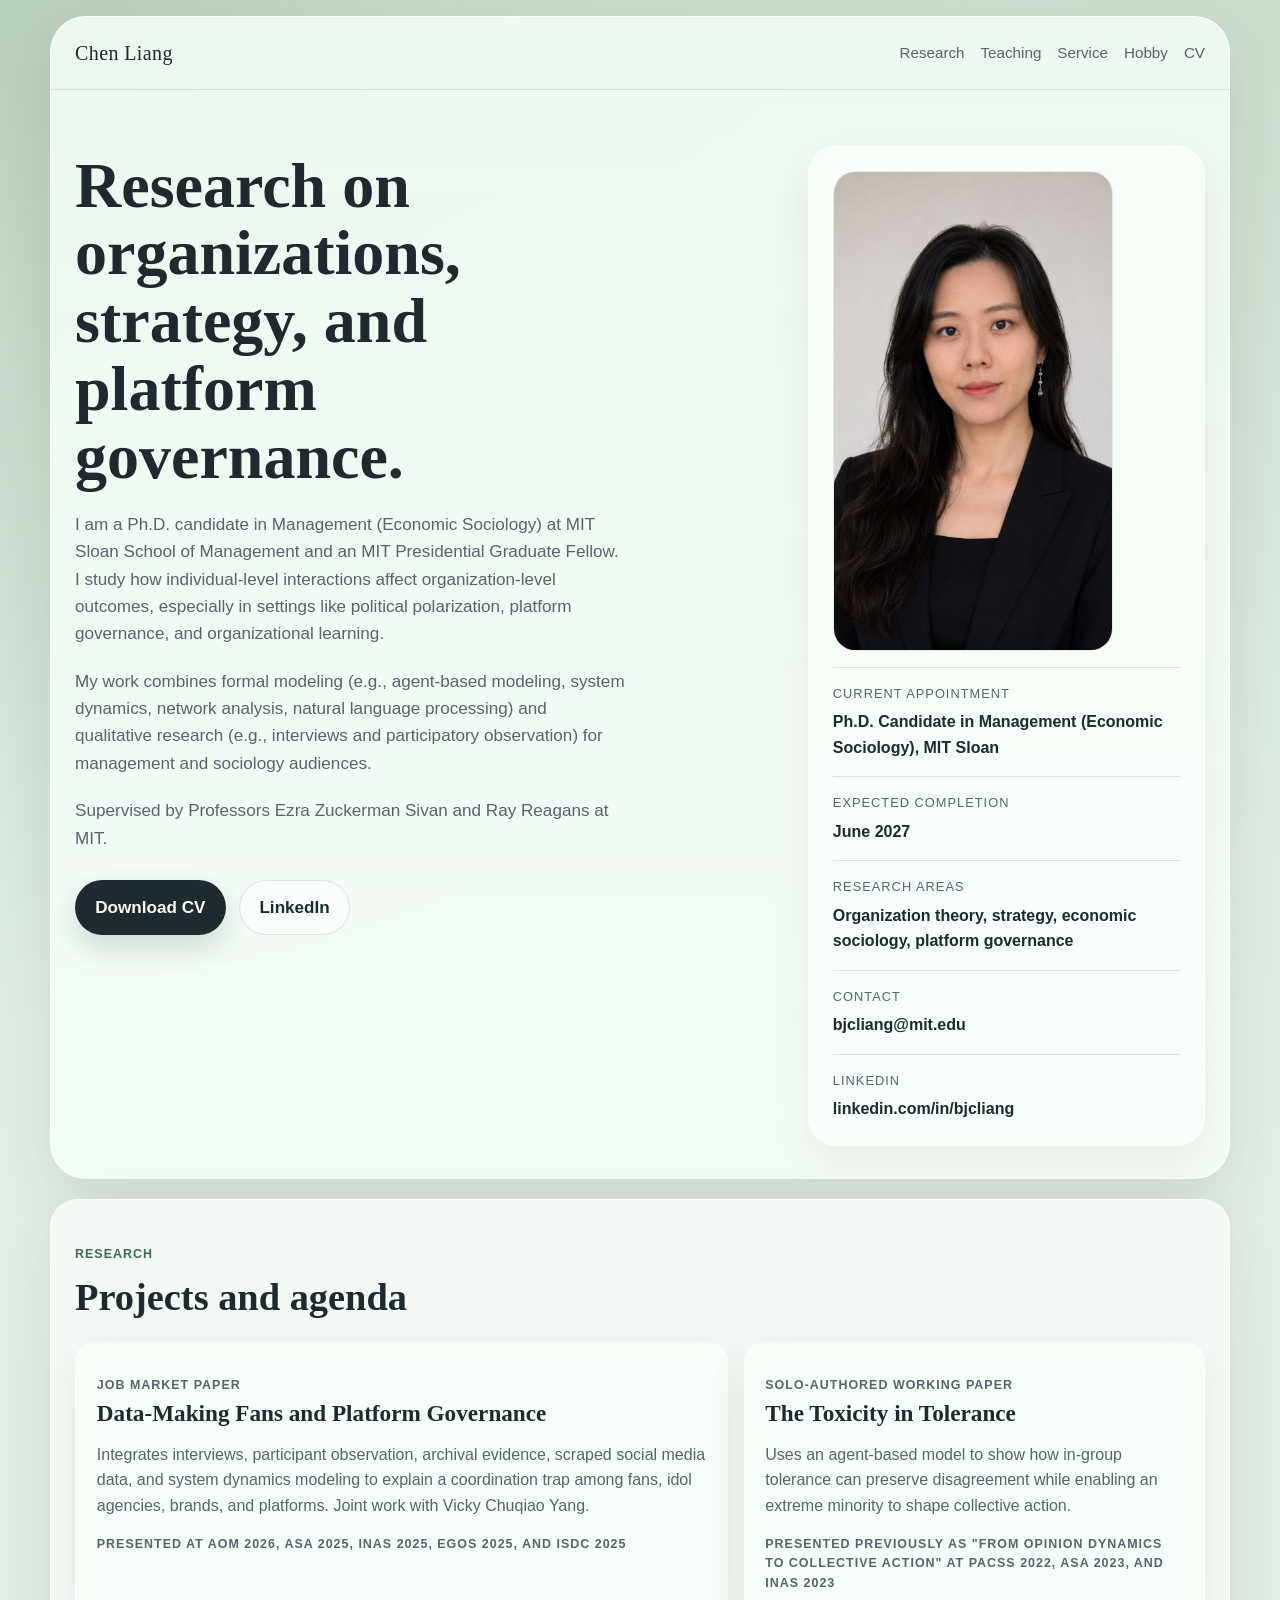
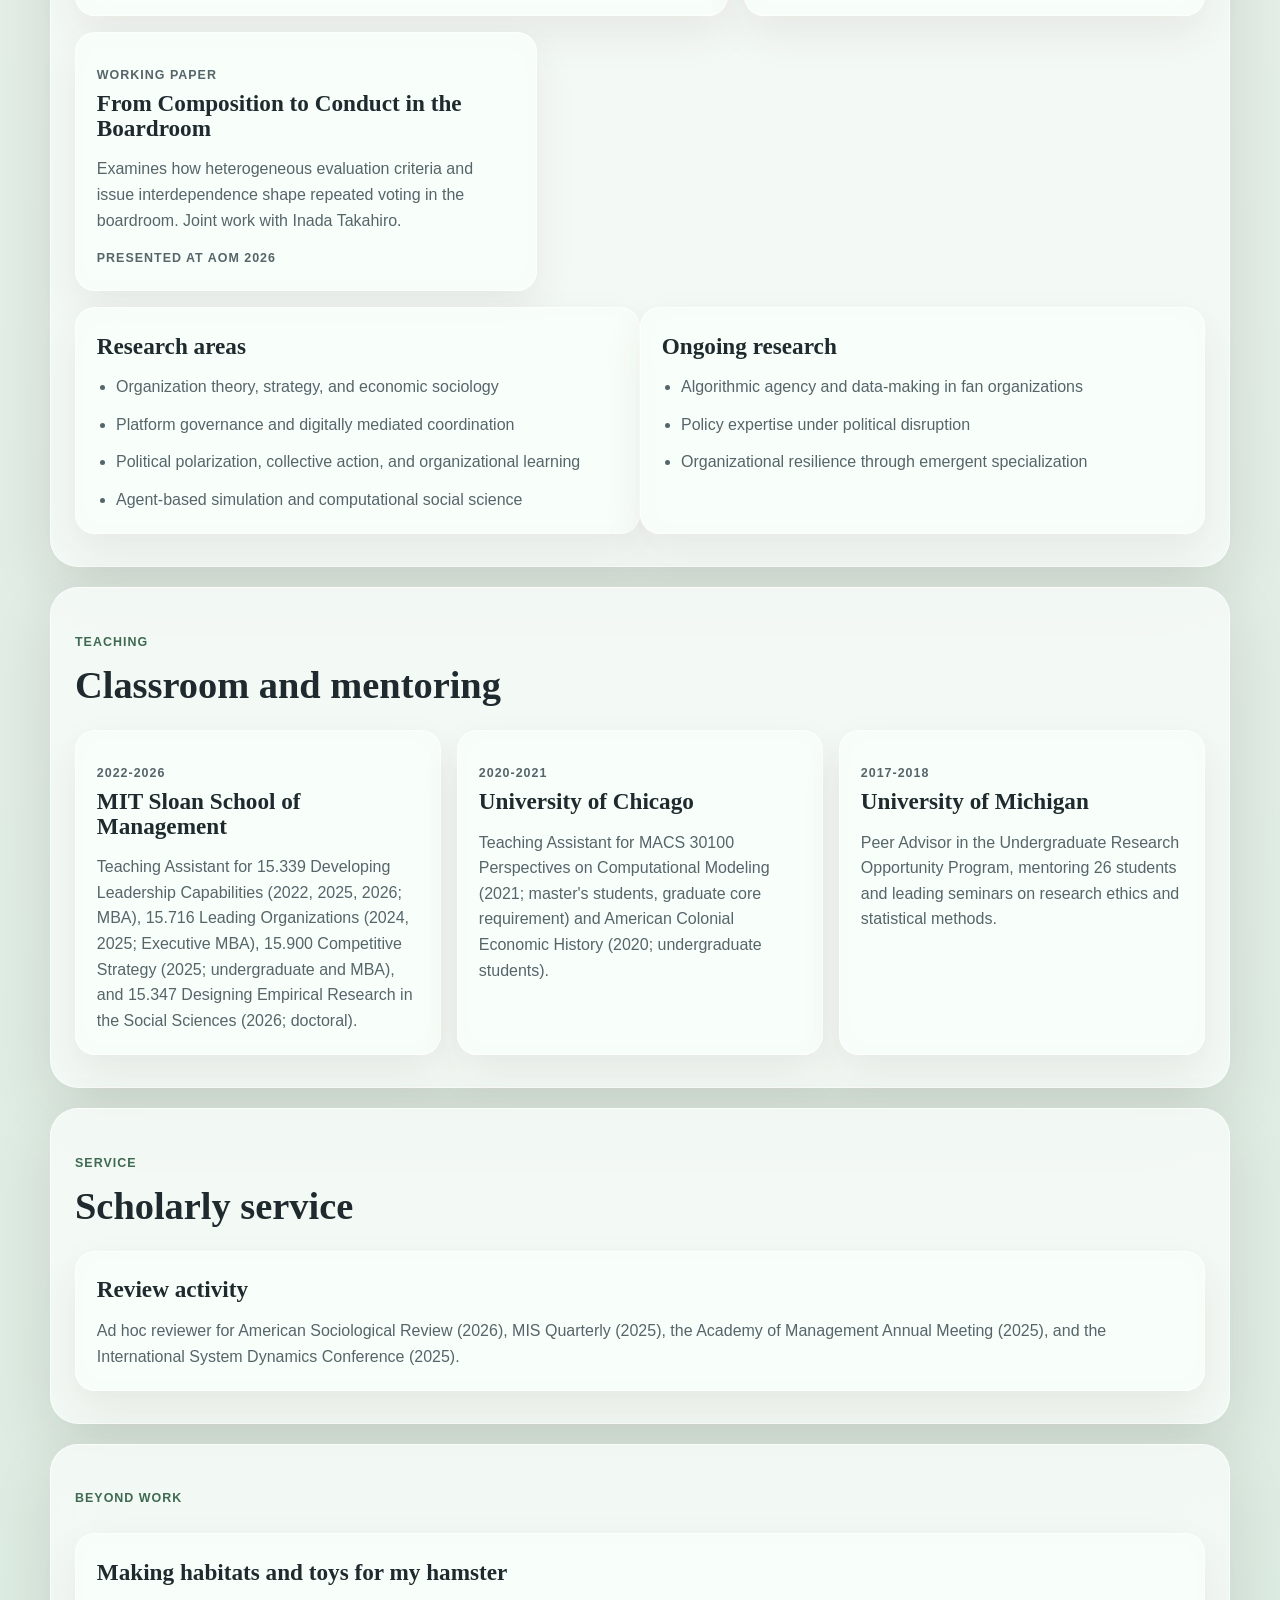
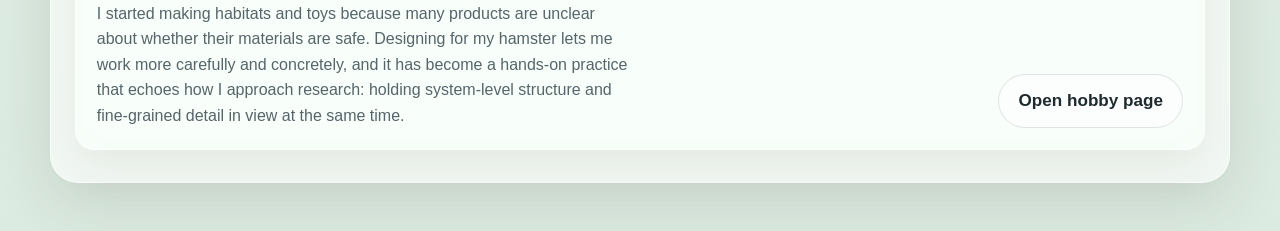
<file: index.html>
<!DOCTYPE html>
<html lang="en">
  <head>
    <meta charset="UTF-8" />
    <meta name="viewport" content="width=device-width, initial-scale=1.0" />
    <title>Chen Liang</title>
    <meta
      name="description"
      content="Chen Liang is a Ph.D. candidate in Management at MIT Sloan studying organizations, strategy, platform governance, and collective action."
    />
    <link rel="stylesheet" href="styles.css?v=4" />
  </head>
  <body>
    <div class="page-shell">
      <header class="hero">
        <nav class="topbar">
          <a class="wordmark" href="#top">Chen Liang</a>
          <div class="toplinks">
            <a href="#research">Research</a>
            <a href="#teaching">Teaching</a>
            <a href="#service">Service</a>
            <a href="hobby.html">Hobby</a>
            <a href="Chen Liang - Academic CV (new).pdf" target="_blank" rel="noreferrer">CV</a>
          </div>
        </nav>

        <section class="hero-grid" id="top">
          <div class="hero-copy">
            <h1>
              Research on organizations, strategy, and platform governance.
            </h1>
            <p class="lede">
              I am a Ph.D. candidate in Management (Economic Sociology) at MIT
              Sloan School of Management and an MIT Presidential Graduate
              Fellow. I study how individual-level interactions affect
              organization-level outcomes, especially in settings like
              political polarization, platform governance, and organizational
              learning.
            </p>
            <p class="lede lede-secondary">
              My work combines formal modeling (e.g., agent-based modeling,
              system dynamics, network analysis, natural language processing)
              and qualitative research (e.g., interviews and participatory
              observation) for management and sociology audiences.
            </p>
            <p class="lede lede-secondary">
              Supervised by Professors Ezra Zuckerman Sivan and Ray Reagans at
              MIT.
            </p>
            <div class="actions">
              <a class="button button-primary" href="Chen Liang - Academic CV (new).pdf" target="_blank" rel="noreferrer">Download CV</a>
              <a class="button button-secondary" href="https://www.linkedin.com/in/bjcliang/" target="_blank" rel="noreferrer">LinkedIn</a>
            </div>
          </div>

          <aside class="hero-card">
            <img
              class="headshot"
              src="portrait.jpg"
              alt="Headshot of Chen Liang"
              width="480"
              height="480"
            />
            <dl class="profile-list">
              <div>
                <dt>Current appointment</dt>
                <dd>Ph.D. Candidate in Management (Economic Sociology), MIT Sloan</dd>
              </div>
              <div>
                <dt>Expected completion</dt>
                <dd>June 2027</dd>
              </div>
              <div>
                <dt>Research areas</dt>
                <dd>Organization theory, strategy, economic sociology, platform governance</dd>
              </div>
              <div>
                <dt>Contact</dt>
                <dd>bjcliang@mit.edu</dd>
              </div>
              <div>
                <dt>LinkedIn</dt>
                <dd><a href="https://www.linkedin.com/in/bjcliang/" target="_blank" rel="noreferrer">linkedin.com/in/bjcliang</a></dd>
              </div>
            </dl>
          </aside>
        </section>
      </header>

      <main>
        <section class="section" id="research">
          <div class="section-heading">
            <p class="eyebrow">Research</p>
            <h2>Projects and agenda</h2>
          </div>

          <div class="card-grid">
            <article class="feature-card feature-card-large">
              <p class="card-label">Job market paper</p>
              <h3>Data-Making Fans and Platform Governance</h3>
              <p>
                Integrates interviews, participant observation, archival
                evidence, scraped social media data, and system dynamics
                modeling to explain a coordination trap among fans, idol
                agencies, brands, and platforms. Joint work with Vicky
                Chuqiao Yang.
              </p>
              <p class="meta">
                Presented at AOM 2026, ASA 2025, INAS 2025, EGOS 2025, and
                ISDC 2025
              </p>
            </article>

            <article class="feature-card">
              <p class="card-label">Solo-authored working paper</p>
              <h3>The Toxicity in Tolerance</h3>
              <p>
                Uses an agent-based model to show how in-group tolerance can
                preserve disagreement while enabling an extreme minority to
                shape collective action.
              </p>
              <p class="meta">
                Presented previously as "From Opinion Dynamics to Collective
                Action" at PaCSS 2022, ASA 2023, and INAS 2023
              </p>
            </article>

            <article class="feature-card">
              <p class="card-label">Working paper</p>
              <h3>From Composition to Conduct in the Boardroom</h3>
              <p>
                Examines how heterogeneous evaluation criteria and issue
                interdependence shape repeated voting in the boardroom. Joint
                work with Inada Takahiro.
              </p>
              <p class="meta">Presented at AOM 2026</p>
            </article>
          </div>

          <div class="two-column">
            <article class="panel">
            <h3>Research areas</h3>
            <ul class="clean-list">
              <li>Organization theory, strategy, and economic sociology</li>
              <li>Platform governance and digitally mediated coordination</li>
              <li>Political polarization, collective action, and organizational learning</li>
              <li>Agent-based simulation and computational social science</li>
            </ul>
            </article>

            <article class="panel">
              <h3>Ongoing research</h3>
              <ul class="clean-list">
                <li>Algorithmic agency and data-making in fan organizations</li>
                <li>Policy expertise under political disruption</li>
                <li>Organizational resilience through emergent specialization</li>
              </ul>
            </article>
          </div>
        </section>

        <section class="section" id="teaching">
          <div class="section-heading">
            <p class="eyebrow">Teaching</p>
            <h2>Classroom and mentoring</h2>
          </div>

          <div class="teaching-row">
            <article class="panel">
              <p class="timeline-year">2022-2026</p>
              <h3>MIT Sloan School of Management</h3>
              <p>
                Teaching Assistant for 15.339 Developing Leadership
                Capabilities (2022, 2025, 2026; MBA), 15.716 Leading
                Organizations (2024, 2025; Executive MBA), 15.900 Competitive
                Strategy (2025; undergraduate and MBA), and 15.347 Designing
                Empirical Research in the Social Sciences (2026; doctoral).
              </p>
            </article>

            <article class="panel">
              <p class="timeline-year">2020-2021</p>
              <h3>University of Chicago</h3>
              <p>
                Teaching Assistant for MACS 30100 Perspectives on Computational
                Modeling (2021; master's students, graduate core requirement)
                and American Colonial Economic History (2020; undergraduate
                students).
              </p>
            </article>

            <article class="panel">
              <p class="timeline-year">2017-2018</p>
              <h3>University of Michigan</h3>
              <p>
                Peer Advisor in the Undergraduate Research Opportunity Program,
                mentoring 26 students and leading seminars on research ethics
                and statistical methods.
              </p>
            </article>
          </div>
        </section>

        <section class="section" id="service">
          <div class="section-heading">
            <p class="eyebrow">Service</p>
            <h2>Scholarly service</h2>
          </div>
          <article class="panel">
            <h3>Review activity</h3>
            <p>
              Ad hoc reviewer for American Sociological Review (2026), MIS
              Quarterly (2025), the Academy of Management Annual Meeting
              (2025), and the International System Dynamics Conference (2025).
            </p>
          </article>
        </section>

        <section class="section">
          <div class="section-heading">
            <p class="eyebrow">Beyond Work</p>
          </div>
          <article class="panel hobby-teaser">
            <div>
              <h3>Making habitats and toys for my hamster</h3>
              <p>
                I started making habitats and toys because many products are
                unclear about whether their materials are safe. Designing for
                my hamster lets me work more carefully and concretely, and it
                has become a hands-on practice that echoes how I approach
                research: holding system-level structure and fine-grained
                detail in view at the same time.
              </p>
            </div>
            <a class="button button-secondary" href="hobby.html">Open hobby page</a>
          </article>
        </section>

      </main>
    </div>
  </body>
</html>
</file>
<file: styles.css>
:root {
  --bg: #e5efe8;
  --bg-soft: rgba(246, 251, 247, 0.86);
  --paper: rgba(252, 255, 253, 0.94);
  --ink: #1f2a2e;
  --muted: #56656a;
  --line: rgba(31, 42, 46, 0.12);
  --accent: #6a8f73;
  --accent-deep: #3f6a51;
  --sage: #d5e6d9;
  --shadow: 0 20px 60px rgba(51, 43, 24, 0.12);
  --radius-lg: 28px;
  --radius-md: 20px;
  --radius-sm: 14px;
  --max: 1180px;
}

* {
  box-sizing: border-box;
}

html {
  scroll-behavior: smooth;
}

body {
  margin: 0;
  font-family: "Avenir Next", Avenir, "Segoe UI", sans-serif;
  color: var(--ink);
  background:
    radial-gradient(circle at top left, rgba(106, 143, 115, 0.28), transparent 28%),
    radial-gradient(circle at top right, rgba(149, 181, 157, 0.22), transparent 24%),
    linear-gradient(180deg, #d9e9de 0%, var(--bg) 38%, #dcebe1 100%);
  line-height: 1.6;
}

body::before {
  content: "";
  position: fixed;
  inset: 0;
  pointer-events: none;
  background-image: linear-gradient(rgba(31, 42, 46, 0.025) 1px, transparent 1px),
    linear-gradient(90deg, rgba(31, 42, 46, 0.025) 1px, transparent 1px);
  background-size: 42px 42px;
  mask-image: linear-gradient(180deg, rgba(0, 0, 0, 0.35), transparent 85%);
}

a {
  color: inherit;
  text-decoration: none;
}

.page-shell {
  width: min(calc(100% - 2rem), var(--max));
  margin: 1rem auto 3rem;
}

.hero,
.section,
.panel,
.feature-card,
.contact-panel {
  backdrop-filter: blur(16px);
  animation: rise-in 700ms ease both;
}

.hero {
  background: linear-gradient(180deg, rgba(241, 250, 243, 0.92), rgba(246, 253, 248, 0.96));
  border: 1px solid rgba(255, 255, 255, 0.7);
  border-radius: calc(var(--radius-lg) + 8px);
  box-shadow: var(--shadow);
  overflow: hidden;
}

.topbar {
  display: flex;
  justify-content: space-between;
  align-items: center;
  gap: 1rem;
  padding: 1.25rem 1.5rem;
  border-bottom: 1px solid var(--line);
}

.wordmark {
  font-family: Georgia, "Times New Roman", serif;
  font-size: 1.25rem;
  letter-spacing: 0.02em;
}

.toplinks {
  display: flex;
  flex-wrap: wrap;
  gap: 1rem;
  color: var(--muted);
  font-size: 0.95rem;
}

.toplinks a:hover,
.wordmark:hover {
  color: var(--accent-deep);
}

.hero-grid {
  display: grid;
  grid-template-columns: minmax(0, 1.5fr) minmax(280px, 0.85fr);
  gap: 2rem;
  padding: 3.5rem 1.5rem 2rem;
}

.eyebrow,
.card-label,
.meta,
.timeline-year {
  letter-spacing: 0.08em;
  text-transform: uppercase;
  font-size: 0.78rem;
}

.eyebrow,
.card-label,
.timeline-year {
  color: var(--accent-deep);
  font-weight: 700;
}

.hero-copy h1,
.section-heading h2,
.panel h3,
.feature-card h3,
.timeline-item h3,
.contact-panel h2 {
  font-family: Georgia, "Times New Roman", serif;
  font-weight: 600;
  line-height: 1.06;
  margin: 0;
}

.hero-copy h1 {
  font-size: clamp(2.8rem, 5vw, 5.5rem);
  max-width: 11ch;
  margin-top: 0.35rem;
}

.lede {
  max-width: 58ch;
  font-size: 1.07rem;
  color: var(--muted);
  margin: 1.25rem 0 0;
}

.lede-secondary {
  max-width: 58ch;
  font-size: 1.07rem;
  color: var(--muted);
  margin: 1.25rem 0 0;
}

.actions,
.contact-actions {
  display: flex;
  flex-wrap: wrap;
  gap: 0.85rem;
  margin-top: 1.75rem;
}

.button {
  display: inline-flex;
  align-items: center;
  justify-content: center;
  min-height: 48px;
  padding: 0.8rem 1.2rem;
  border-radius: 999px;
  border: 1px solid transparent;
  font-weight: 700;
  font-size: 1.07rem;
  line-height: 1.6;
  transition: transform 180ms ease, box-shadow 180ms ease, border-color 180ms ease;
}

.button:hover {
  transform: translateY(-2px);
}

.button-primary {
  background: var(--ink);
  color: #fffaf4;
  box-shadow: 0 12px 30px rgba(31, 42, 46, 0.18);
}

.button-secondary {
  background: rgba(255, 255, 255, 0.55);
  border-color: rgba(31, 42, 46, 0.12);
}

.hero-card,
.panel,
.feature-card,
.contact-panel,
.timeline-item {
  background: rgba(248, 254, 249, 0.96);
  border: 1px solid rgba(255, 255, 255, 0.72);
  box-shadow: 0 18px 40px rgba(74, 57, 33, 0.08);
}

.hero-card {
  border-radius: var(--radius-lg);
  padding: 1.5rem;
  position: relative;
  overflow: hidden;
}

.hero-card::after {
  content: "";
  position: absolute;
  inset: auto -20% -35% auto;
  width: 220px;
  height: 220px;
  background: radial-gradient(circle, rgba(106, 143, 115, 0.24), transparent 68%);
}

.headshot {
  display: block;
  width: min(100%, 280px);
  aspect-ratio: 4 / 5;
  object-fit: cover;
  object-position: center 18%;
  border-radius: 22px;
  margin-bottom: 1rem;
  border: 1px solid rgba(31, 42, 46, 0.08);
}

.profile-list {
  display: grid;
  gap: 1rem;
  margin: 0;
}

.profile-list div {
  padding-top: 1rem;
  border-top: 1px solid var(--line);
}

.profile-list dt {
  font-size: 0.8rem;
  text-transform: uppercase;
  letter-spacing: 0.08em;
  color: var(--muted);
  margin-bottom: 0.3rem;
}

.profile-list dd {
  margin: 0;
  font-weight: 600;
}

.profile-list a:hover {
  color: var(--accent-deep);
}

.section {
  margin-top: 1.25rem;
  padding: 2rem 1.5rem;
  background: var(--bg-soft);
  border: 1px solid rgba(255, 255, 255, 0.7);
  border-radius: var(--radius-lg);
  box-shadow: var(--shadow);
}

.intro-strip {
  padding-top: 1.6rem;
  padding-bottom: 1.6rem;
}

.intro-strip p {
  margin: 0;
  max-width: 72ch;
  font-size: 1.05rem;
}

.section-heading {
  max-width: 54ch;
  margin-bottom: 1.5rem;
}

.section-heading h2 {
  font-size: clamp(2rem, 3vw, 3.15rem);
  margin-top: 0.15rem;
}

#research .section-heading h2,
#teaching .section-heading h2 {
  white-space: nowrap;
}

.card-grid,
.three-up {
  display: grid;
  gap: 1rem;
}

.card-grid {
  grid-template-columns: repeat(12, 1fr);
}

.feature-card {
  border-radius: var(--radius-md);
  padding: 1.3rem;
}

.feature-card-large {
  grid-column: span 7;
}

.feature-card:not(.feature-card-large) {
  grid-column: span 5;
}

.feature-card h3,
.panel h3,
.timeline-item h3 {
  font-size: 1.45rem;
  margin-top: 0.3rem;
}

.feature-card p,
.panel p,
.timeline-item p {
  color: var(--muted);
  margin-bottom: 0;
}

.meta {
  margin-top: 1rem;
  color: var(--accent-deep);
  font-weight: 700;
}

.two-column,
.three-up {
  display: grid;
  grid-template-columns: repeat(2, minmax(0, 1fr));
  margin-top: 1rem;
}

.three-up {
  grid-template-columns: repeat(3, minmax(0, 1fr));
}

.panel {
  border-radius: var(--radius-md);
  padding: 1.3rem;
}

.panel-wide {
  margin-top: 1rem;
}

.clean-list {
  margin: 1rem 0 0;
  padding-left: 1.2rem;
  color: var(--muted);
}

.clean-list li + li {
  margin-top: 0.75rem;
}

.timeline {
  display: grid;
  gap: 1rem;
}

.teaching-row {
  display: grid;
  grid-template-columns: repeat(3, minmax(0, 1fr));
  gap: 1rem;
}

.timeline-item {
  display: grid;
  grid-template-columns: 140px minmax(0, 1fr);
  gap: 1rem;
  padding: 1.2rem 1.3rem;
  border-radius: var(--radius-md);
}

.contact-panel {
  display: flex;
  justify-content: space-between;
  align-items: end;
  gap: 1.5rem;
  margin-top: 1.25rem;
  padding: 1.75rem 1.5rem;
  border-radius: var(--radius-lg);
}

.contact-panel p {
  color: var(--muted);
  max-width: 56ch;
}

.hobby-teaser {
  display: flex;
  justify-content: space-between;
  align-items: end;
  gap: 1.5rem;
}

.hobby-teaser p {
  max-width: 60ch;
}

.hobby-hero .hero-grid {
  align-items: start;
}

.hobby-main-image {
  width: 100%;
  max-width: none;
  aspect-ratio: 4 / 3;
  object-position: 72% 48%;
  margin-bottom: 0;
}

.hobby-hero .hero-card {
  align-self: start;
}

.hobby-gallery {
  display: grid;
  grid-template-columns: repeat(12, 1fr);
  gap: 1rem;
}

.gallery-card {
  grid-column: span 4;
  margin: 0;
  padding: 0.65rem;
  border-radius: var(--radius-md);
  background: rgba(248, 254, 249, 0.96);
  border: 1px solid rgba(255, 255, 255, 0.72);
  box-shadow: 0 18px 40px rgba(74, 57, 33, 0.08);
}

.gallery-card-wide {
  grid-column: span 8;
}

.gallery-card img {
  display: block;
  width: 100%;
  height: 100%;
  min-height: 320px;
  object-fit: cover;
  border-radius: 16px;
}

.hobby-gallery-trio .gallery-card {
  grid-column: span 4;
}

.hobby-gallery-trio .gallery-card img {
  aspect-ratio: 1 / 1;
  min-height: 0;
}

@keyframes rise-in {
  from {
    opacity: 0;
    transform: translateY(18px);
  }

  to {
    opacity: 1;
    transform: translateY(0);
  }
}

@media (max-width: 980px) {
  .hero-grid,
  .contact-panel,
  .timeline-item,
  .hobby-teaser {
    grid-template-columns: 1fr;
  }

  .card-grid,
  .two-column,
  .three-up,
  .teaching-row,
  .hobby-gallery {
    grid-template-columns: 1fr;
  }

  .feature-card,
  .feature-card-large,
  .gallery-card,
  .gallery-card-wide {
    grid-column: auto;
  }

  .contact-panel {
    align-items: start;
  }
}

@media (max-width: 720px) {
  .page-shell {
    width: min(calc(100% - 1rem), var(--max));
    margin-top: 0.5rem;
  }

  .topbar,
  .hero-grid,
  .section,
  .contact-panel {
    padding-left: 1rem;
    padding-right: 1rem;
  }

  .hero-grid {
    padding-top: 2.25rem;
  }

  .hero-copy h1 {
    max-width: none;
  }

  #research .section-heading h2,
  #teaching .section-heading h2 {
    white-space: normal;
  }
}
</file>
